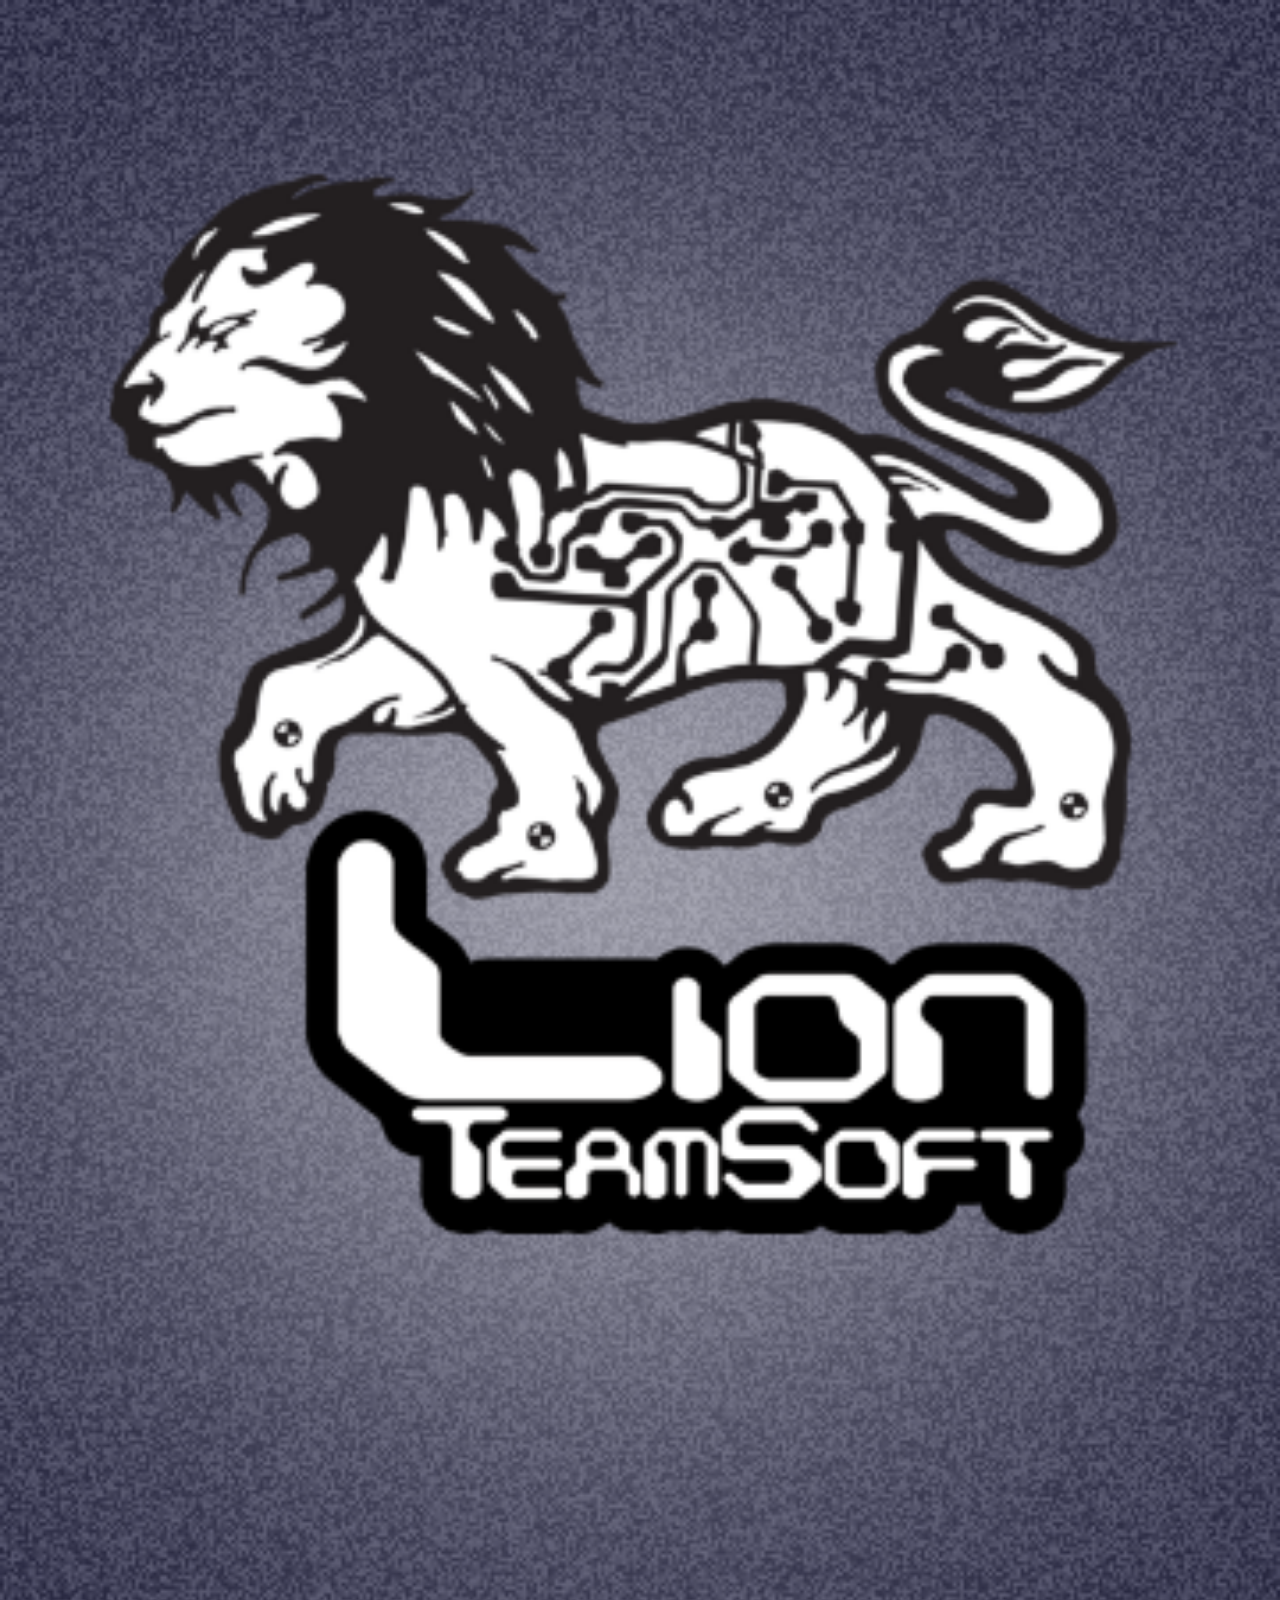
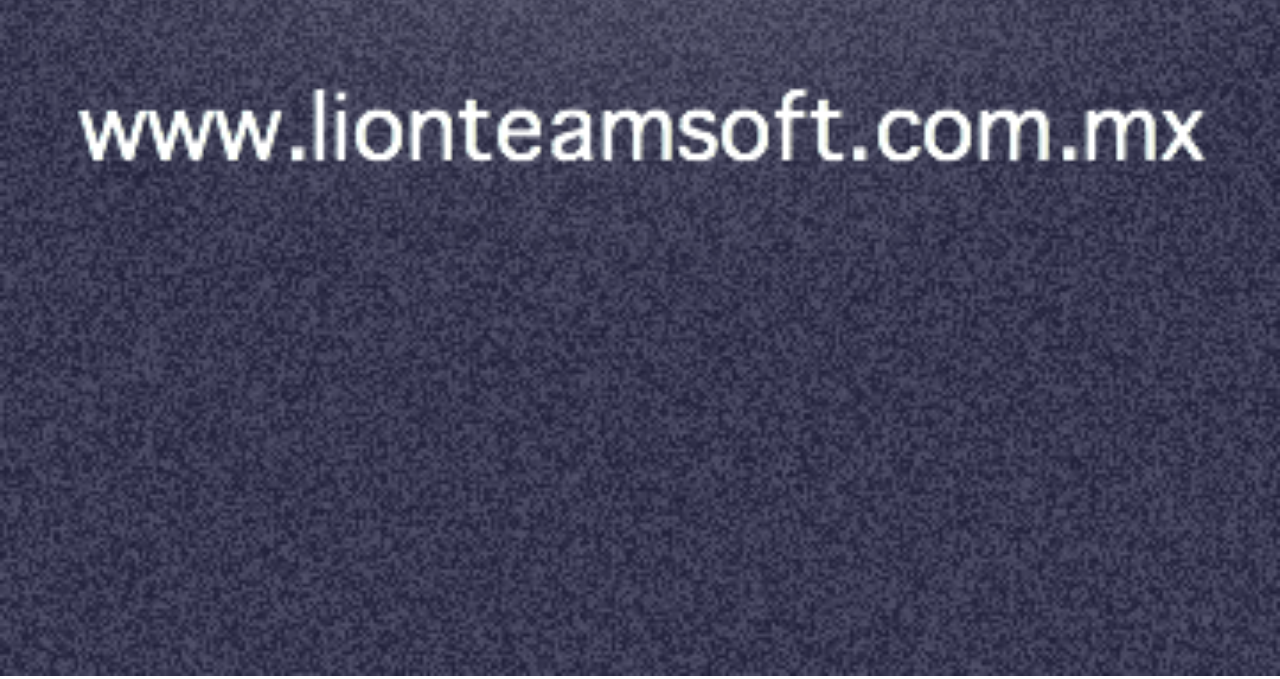
<file: index.html>
<!DOCTYPE html>
<html>
<head>
  <meta charset="utf-8" http-equiv="refresh" content="2;url=views/primary.html">
  <title>Dímelo</title>
  <link rel="stylesheet" type="text/css" media="screen" href="style.css">
  <style type="text/css">
  body {
  	overflow: hidden;
  }
  </style>
</head>

<body>
  <picture>
    <img src="images/fondo.png" width="100%">
  </picture>
</body>
</html>
</file>
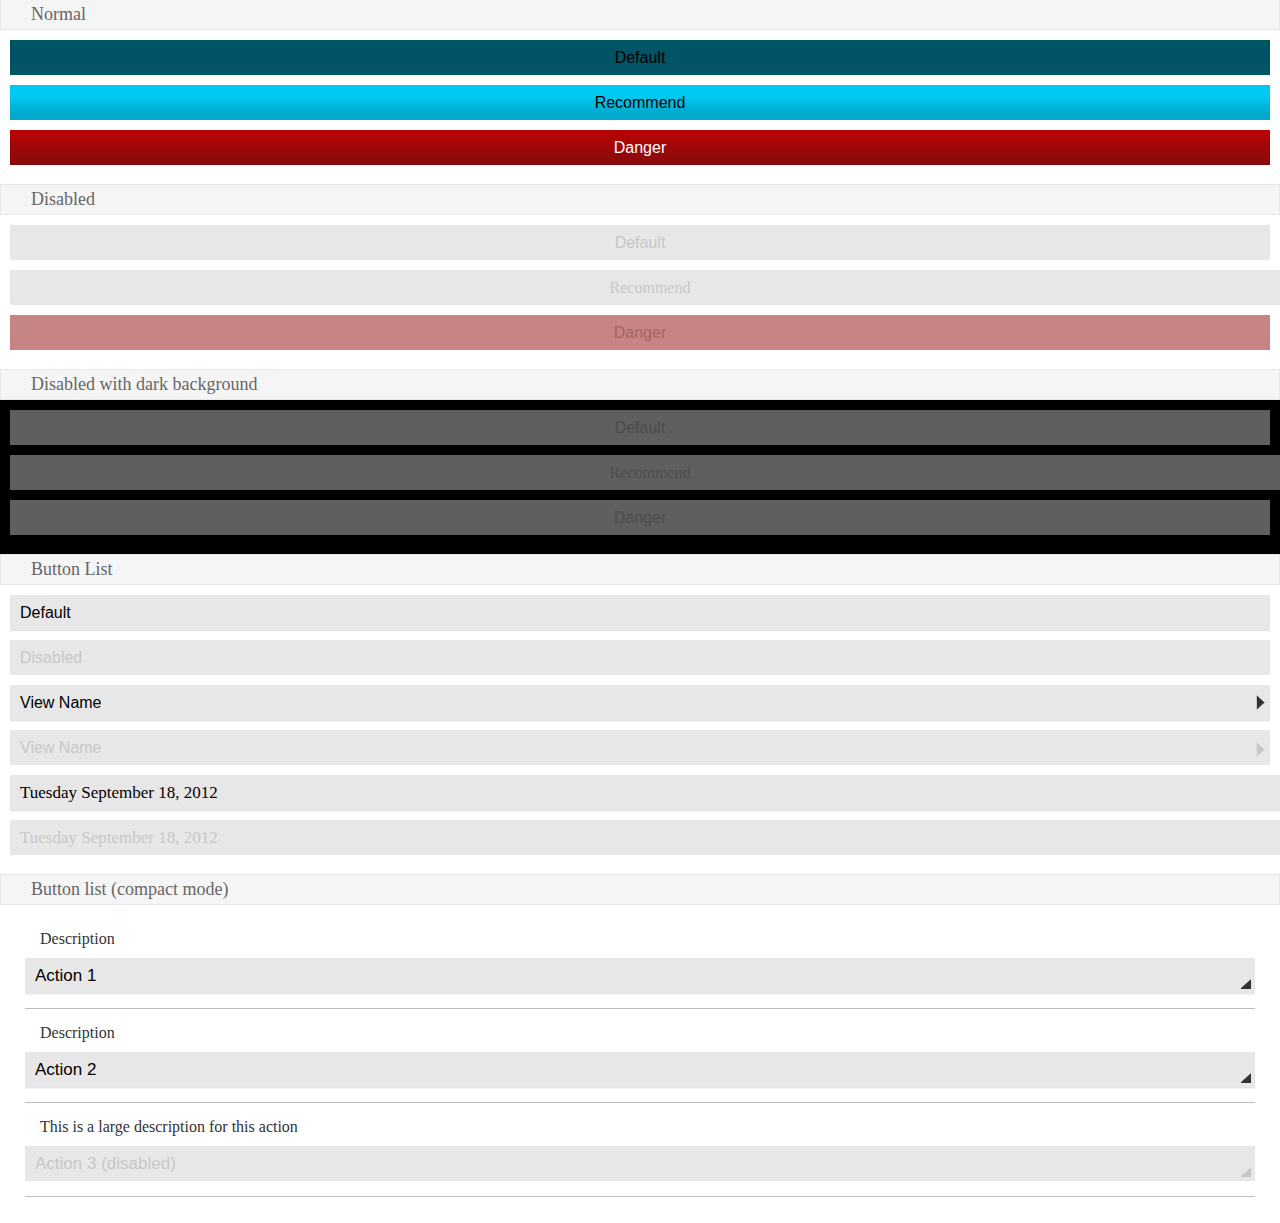
<file: style/buttons/index.html>
<!DOCTYPE html>
<html>
<head>
  <meta charset="utf-8">

  <title>Buttons</title>
  <meta name="description" content="You can use button tag or also anchor tag with role button">

  <link rel="stylesheet" href="../buttons.css">

  <!--
    - This <style> and <link> is only used for the example preview,
    - it isn't needed for the real use case.
    -->
  <style>
    html, body {
      margin: 0;
      padding: 0;
      font-size: 10px;
      background-color: #fff;
    }

    h2.bb-docs {
      font-size: 1.8rem;
      font-weight: lighter;
      color: #666;
      margin: -0.1rem 0 0;
      background-color: #f5f5f5;
      padding: 0.4rem 0.4rem 0.4rem 3rem;
      border: solid 0.1rem #e8e8e8;
    }

    div.bb-docs {
      padding: 1rem;
    }

    div.bb-docs.dark {
      background: #000;
    }

    ul {
      padding: 0;
      margin: 0;
      list-style: none;
    }

    body[role="application"] > [role="region"] {
      height: 100%;
      position: relative;
    }
  </style>
</head>
<body role="application">
  <h2 class="bb-docs">Normal</h2>
  <div class="bb-docs">
    <button>Default</button>
    <button class="recommend">Recommend</button>
    <button class="danger">Danger</button>
   </div>

  <h2 class="bb-docs">Disabled</h2>
  <div class="bb-docs">
    <button disabled>Default</button>
    <a href="#" role="button" aria-disabled="true" class="recommend">Recommend</a>
    <button disabled class="danger">Danger</button>
  </div>

  <h2 class="bb-docs">Disabled with dark background</h2>
  <div class="bb-docs dark">
    <button disabled>Default</button>
    <a href="#" role="button" aria-disabled="true" class="recommend">Recommend</a>
    <button disabled class="danger">Danger</button>
  </div>

  <h2 class="bb-docs">Button List </h2>
  <div class="bb-docs">
    <ul>
      <li>
        <button>Default</button>
      </li>
      <li>
        <button disabled="disabled">Disabled</button>
      </li>
      <li>
        <button class="icon icon-view">
          View Name
        </button>
      </li>
      <li>
        <button disabled="disabled" class="icon icon-view">
          View Name
        </button>
      </li>
      <li>
        <a role="button" class="icon icon-dialog">
          Tuesday September 18, 2012
        </a>
      </li>
      <li>
        <a role="button" aria-disabled="true" class="icon icon-dialog">
          Tuesday September 18, 2012
        </a>
      </li>
    </ul>
  </div>

  <h2 class="bb-docs">Button list (compact mode)</h2>
  <div class="bb-docs">
    <ul class="compact">
      <li>
        <label>Description</label>
        <button class="icon icon-dialog">Action 1</button>
      </li>
      <li>
        <label>Description</label>
        <button class="icon icon-dialog">Action 2</button>
      </li>
      <li>
        <label>This is a large description for this action</label>
        <button class="icon icon-dialog" disabled >Action 3 (disabled)</button>
      </li>
    </ul>
  </div>
</body>
</html>
</file>
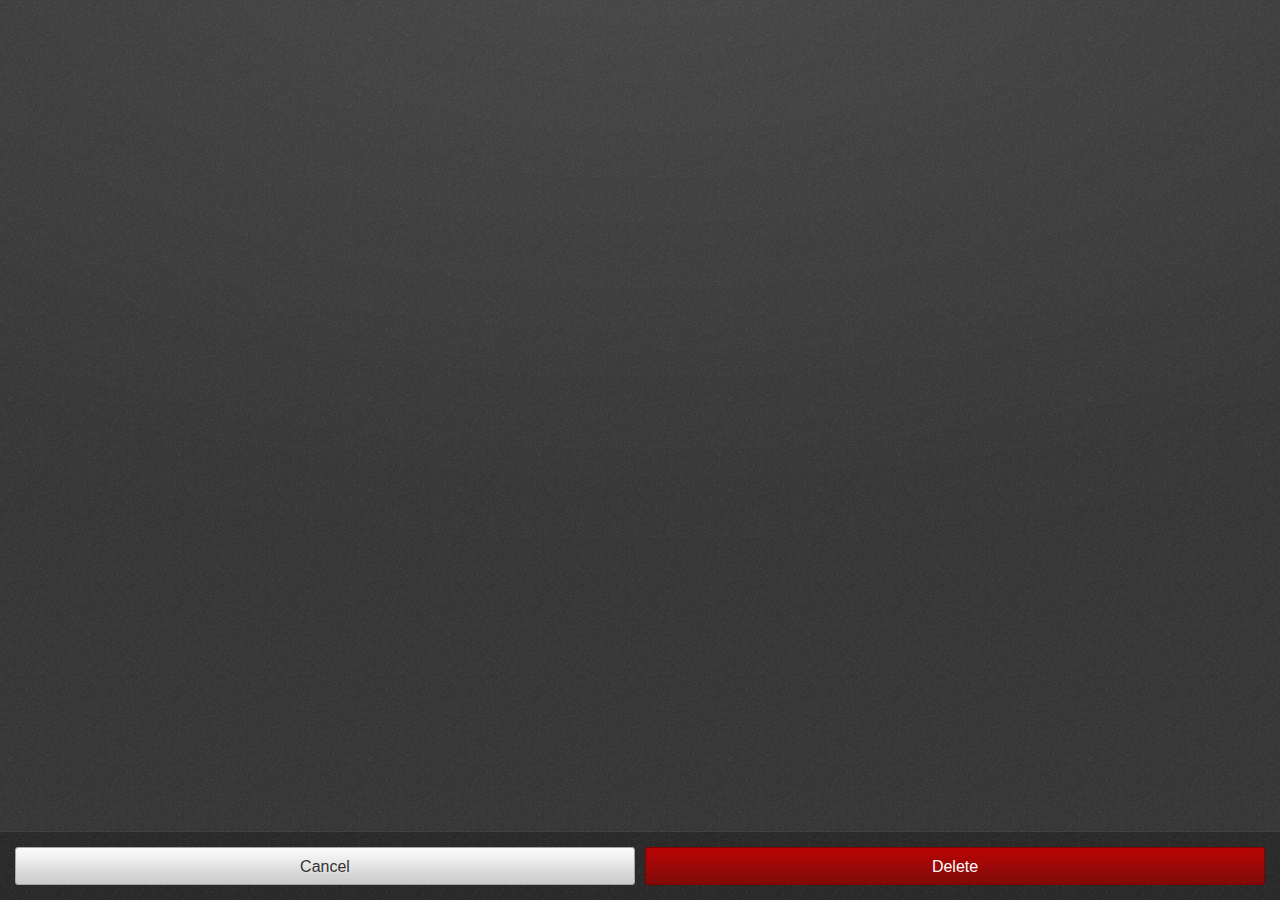
<file: style/confirm/index.html>
<!DOCTYPE html>
<html>
<head>
  <meta charset="utf-8">

  <title>Confirm</title>
  <meta name="description" content="Prompts user to take action">

  <link rel="stylesheet" href="../confirm.css">

  <!--
    - This <style> element is only used for the example code;
    - it is not required for the real use case.
    -->
  <style type="text/css">
    html, body {
      margin: 0;
      padding: 0;
      font-size: 10px;
      background-color: #fff;
    }
    body {
      background: none;
    }
  </style>
</head>

<body role="application">

  <form role="dialog" data-type="confirm">
    <section>
      <h1>Confirmation</h1>
      <p>Are you sure you want to delete this contact?</p>
    </section>
    <menu>
      <button>Cancel</button>
      <button class="danger">Delete</button>
    </menu>
  </form>

</body>
</html>
</file>
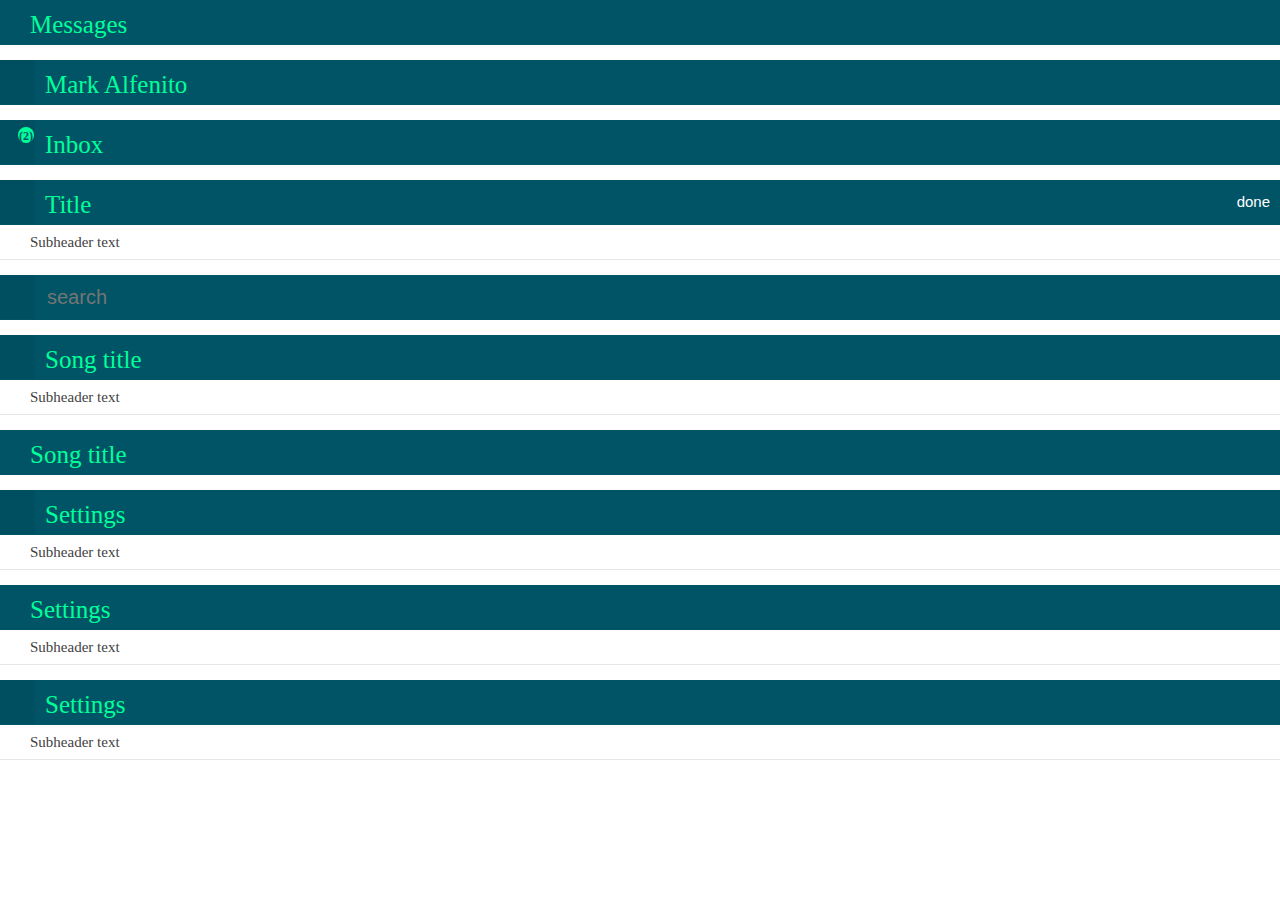
<file: style/headers/index.html>
<!DOCTYPE html>
<html>
<head>
  <meta charset="utf-8">
  <title>Headers</title>
  <meta name="description" content="Providing top-level navigation and inputs for the active view">
  <!--
    - This <style> and <link> is only used for the example preview,
    - it isn't needed for the real use case.
    -->
  <link rel="stylesheet" href="../headers.css">
  <style type="text/css">
    html, body {
      margin: 0;
      padding: 0;
      font-size: 10px;
      background-color: #fff;
    }
    body {
      background: none;
    }
    section[role="region"] {
      margin-bottom: 1.5rem;
      position: relative;
    }
  </style>
</head>
<body role="application">
  <section role="region">
    <header>
      <menu type="toolbar">
        <a href="#"><span class="icon icon-edit">edit</span></a>
        <a href="#"><span class="icon icon-add">add</span></a>
      </menu>
      <h1>Messages</h1>
    </header>
  </section>

  <section role="region">
    <header>
      <a href="#"><span class="icon icon-back">back</span></a>
      <menu type="toolbar">
        <button><span class="icon icon-edit">edit</span></button>
      </menu>
      <h1>Mark Alfenito</h1>
    </header>
  </section>

  <section role="region">
    <header>
      <button><span class="icon icon-menu">menu</span></button>
      <menu type="toolbar">
        <button><span class="icon icon-edit">edit</span></button>
        <button><span class="icon icon-add">add</span></button>
      </menu>
      <h1>Inbox <em>(2)</em></h1>
    </header>
  </section>

  <section role="region">
    <header>
      <button><span class="icon icon-close">close</span></button>
      <menu type="toolbar">
        <button>done</button>
      </menu>
      <h1>Title</h1>
    </header>
    <header>
      <h2>Subheader text</h2>
    </header>
  </section>

  <section role="region">
    <header>
      <button><span class="icon icon-back">back</span></button>
      <menu type="toolbar">
        <button><span class="icon icon-user">user</span></button>
      </menu>
      <form action="#">
        <input type="text" placeholder="search" required="required">
        <button type="reset">Remove text</button>
      </form>
    </header>
  </section>

  <section role="region" class="skin-dark">
    <header>
      <a href="#"><span class="icon icon-back">back</span></a>
      <menu type="toolbar">
        <button><span class="icon icon-edit">edit</span></button>
        <button><span class="icon icon-add">add</span></button>
      </menu>
      <h1>Song title</h1>
    </header>
    <header>
      <h2>Subheader text</h2>
    </header>
  </section>

  <section role="region" class="skin-dark">
    <header>
      <h1>Song title</h1>
    </header>
  </section>

  <section role="region" class="skin-organic">
    <header>
      <a href="#"><span class="icon icon-back">back</span></a>
      <h1>Settings</h1>
    </header>
    <header>
      <h2>Subheader text</h2>
    </header>
  </section>

  <div class="skin-organic">
    <section role="region">
      <header>
        <h1>Settings</h1>
      </header>
      <header>
        <h2>Subheader text</h2>
      </header>
    </section>

    <section role="region">
      <header>
        <a href="#"><span class="icon icon-close">close</span></a>
        <h1>Settings</h1>
      </header>
      <header>
        <h2>Subheader text</h2>
      </header>
    </section>
  </div>

</body>
</html>
</file>
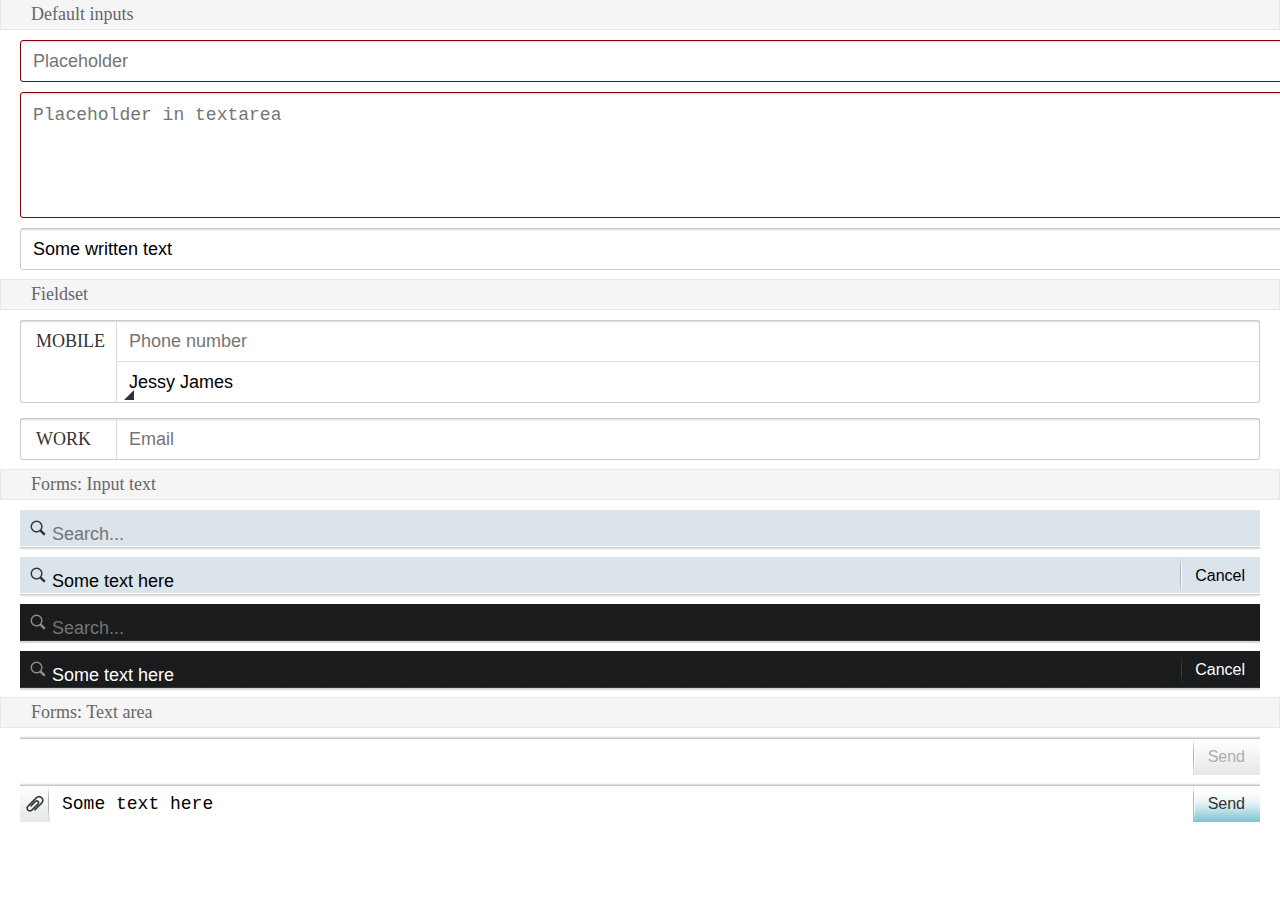
<file: style/input_areas/index.html>
<!DOCTYPE html>
<html dir="ltr">
<head>
  <meta charset="utf-8">

  <title>Input areas</title>
  <link rel="stylesheet" href="../input_areas.css">

  <!--
    This <style> and <link> is only used for the example code, is no needed for the real case use
  -->
  <style>
    html, body {
      margin: 0;
      padding: 0;
      font-size: 10px;
      background-color: #fff;
    }
    body { background: none; }
    h2.bb-docs {
      padding: 0.4rem 3rem;
      margin: -0.1rem 0 0;
      border: solid 0.1rem #e8e8e8;
      color: #666;
      font-size: 1.8rem;
      font-weight: lighter;
      background-color: #f5f5f5;
    }
    form { margin: 1rem 2rem; }

    form[role="search"] button.icon-attachment:before {
      background-image: url([data-uri]);
    }
  </style>
</head>

<body role="application">

    <h2 class="bb-docs">Default inputs</h2>
    <form>
      <p>
        <input type="text" placeholder="Placeholder" required>
        <button type="reset">Clear</button>
      </p>

      <p>
        <textarea placeholder="Placeholder in textarea" required></textarea>
      </p>

      <p>
        <input type="text" placeholder="Placeholder" value="Some written text" required>
        <button type="reset">Clear</button>
      </p>
    </form>

    <h2 class="bb-docs">Fieldset</h2>
     <form>
      <fieldset>
        <legend class="action">Mobile</legend>
        <section>
          <p>
            <input type="tel" placeholder="Phone number" required>
            <button type="reset">Clear</button>
          </p>
          <p>
            <input type="text" placeholder="Name" value="Jessy James" required>
            <button type="reset">Clear</button>
          </p>
        </section>
      </fieldset>

      <fieldset>
        <legend>Work</legend>
        <section>
          <p>
            <input type="tel" placeholder="Email" required>
            <button type="reset">Clear</button>
          </p>
        </section>
      </fieldset>
     </form>

    <h2 class="bb-docs">Forms: Input text</h2>

    <form role="search">
      <p>
        <input type="text" placeholder="Search..." required>
        <button type="reset">Clear</button>
      </p>
    </form>

    <form role="search">
      <button type="submit">Cancel</button>
      <p>
        <input type="text" placeholder="Search..." required value="Some text here">
        <button type="reset">Clear</button>
      </p>
    </form>

    <form role="search" class="skin-dark">
      <p>
        <input type="text" placeholder="Search..." required>
        <button type="reset">Clear</button>
      </p>
    </form>

    <form role="search" class="skin-dark">
      <button type="submit">Cancel</button>
      <p>
        <input type="text" placeholder="Search..." required value="Some text here">
        <button type="reset">Clear</button>
      </p>
    </form>

    <h2 class="bb-docs">Forms: Text area</h2>

    <form role="search" class="bottom">
      <!-- this button should be enabled after start typing in the input field-->
      <button type="submit" disabled>Send</button>
      <p>
        <textarea required></textarea>
      </p>
    </form>

    <form role="search" class="bottom">
      <button class="icon icon-attachment">Attachment</button>
      <button type="submit">Send</button>
      <p>
        <textarea required>Some text here</textarea>
      </p>
    </form>

</body>
</html>
</file>
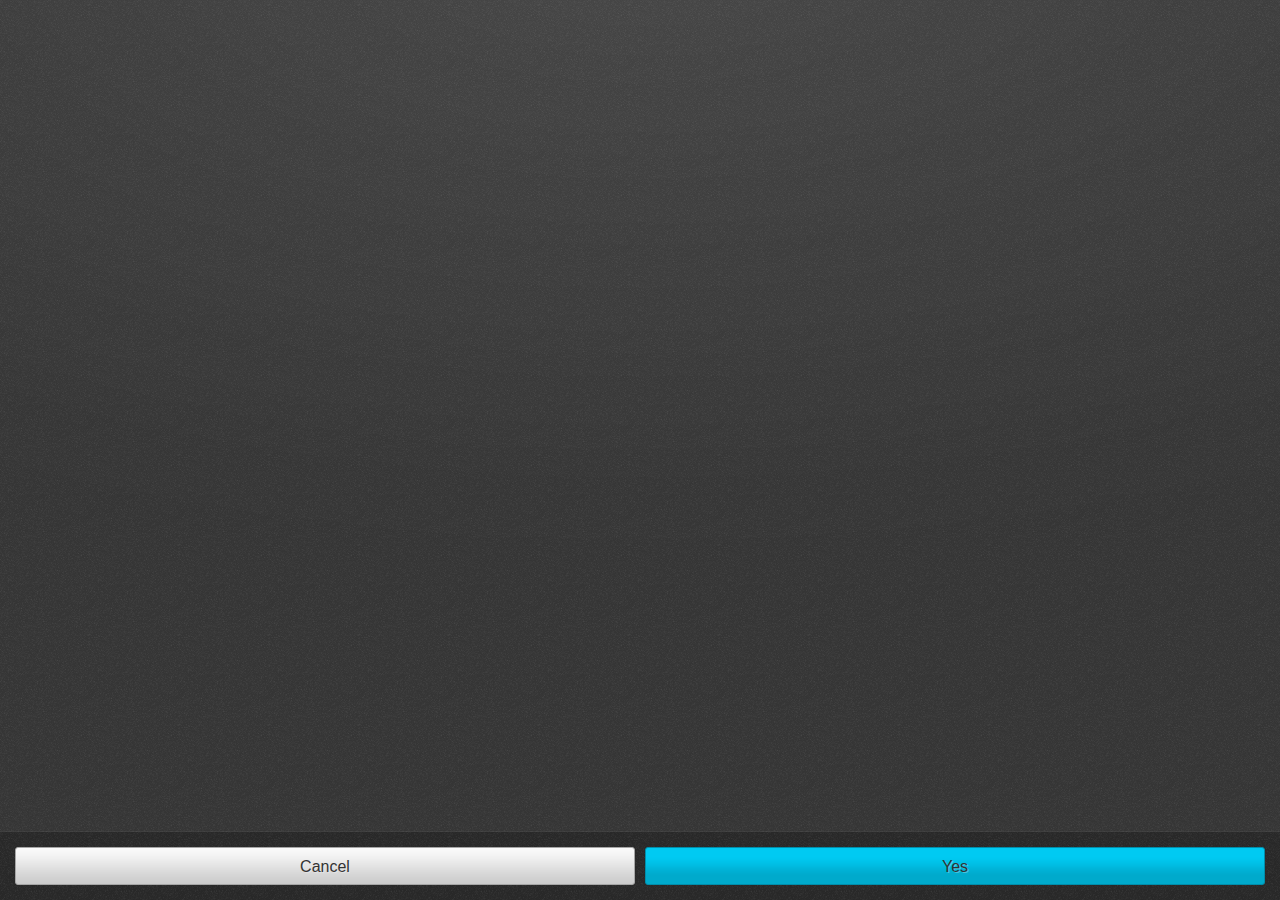
<file: style/confirm/content.html>
<!DOCTYPE html>
<html>
<head>
  <meta charset="utf-8">

  <title>Confirm, with content</title>
  <meta name="description" content="Prompts user to take action">

  <link rel="stylesheet" href="../confirm.css">

  <!--
    - This <style> element is only used for the example code;
    - it is not required for the real use case.
    -->
  <style type="text/css">
    html, body {
      margin: 0;
      padding: 0;
      font-size: 10px;
      background-color: #fff;
    }
    body {
      background: none;
    }
  </style>
</head>

<body role="application">

  <form role="dialog" data-type="confirm">
    <section>
      <h1>Confirmation</h1>
      <p>
        <img alt="Lightbox Icon" src="[data-uri]%3D%3D">
        <strong>Lightbox</strong>
        <small>Lightbox Enterprises LLC.</small>
      </p>
      <p>Do you want to download and install this application?</p>
    </section>
    <menu>
      <button>Cancel</button>
      <button class="recommend">Yes</button>
    </menu>
  </form>

</body>
</html>
</file>
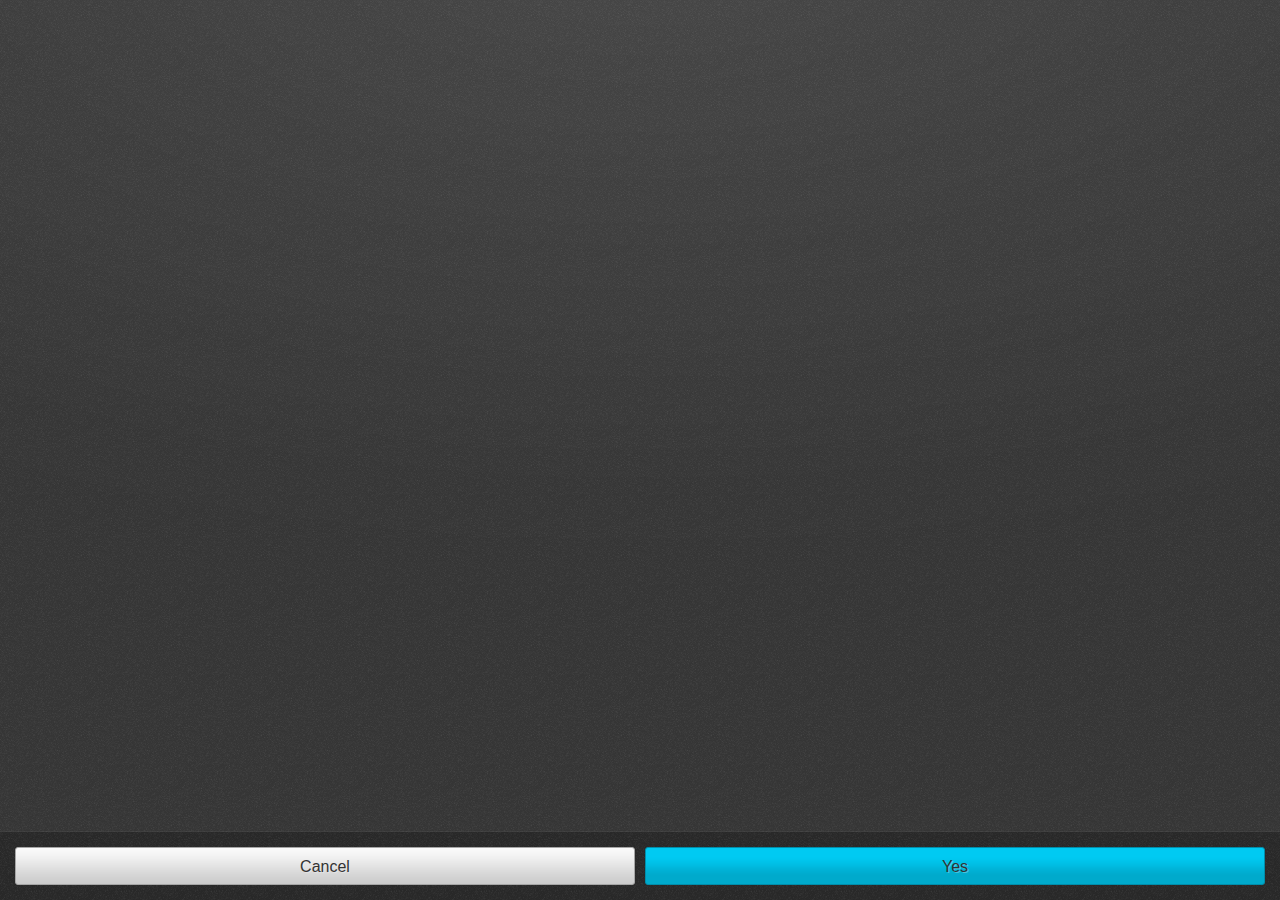
<file: style/confirm/content_details.html>
<!DOCTYPE html>
<html>
<head>
  <meta charset="utf-8">

  <title>Confirm, with content details</title>
  <meta name="description" content="Prompts user to take action">

  <link rel="stylesheet" href="../confirm.css">

  <!--
    - This <style> element is only used for the example code;
    - it is not required for the real use case.
    -->
  <style type="text/css">
    html, body {
      margin: 0;
      padding: 0;
      font-size: 10px;
      background-color: #fff;
    }
    body {
      background: none;
    }
  </style>
</head>

<body role="application">

  <form role="dialog" data-type="confirm">
    <section>
      <figure>
        <img alt="" src="[data-uri]" />
        <figcaption>Luzie Züll</figcaption>
      </figure>
      <ul>
        <li>Telefónica</li>
        <li>mobile, +34 555 439 849</li>
        <li>home, +34 104 438 881</li>
        <li>luzie@gmail.com</li>
        <li>luzie@hotmail.com</li>
        <li>
          <ul>
            <li>123 streetname is very long we try to make it go double line ok?</li>
            <li>Town</li>
            <li>ZIP code</li>
            <li>Country</li>
          </ul>
        </li>
      </ul>
    </section>
    <menu>
      <button>Cancel</button>
      <button class="recommend">Yes</button>
    </menu>
  </form>

</body>
</html>
</file>
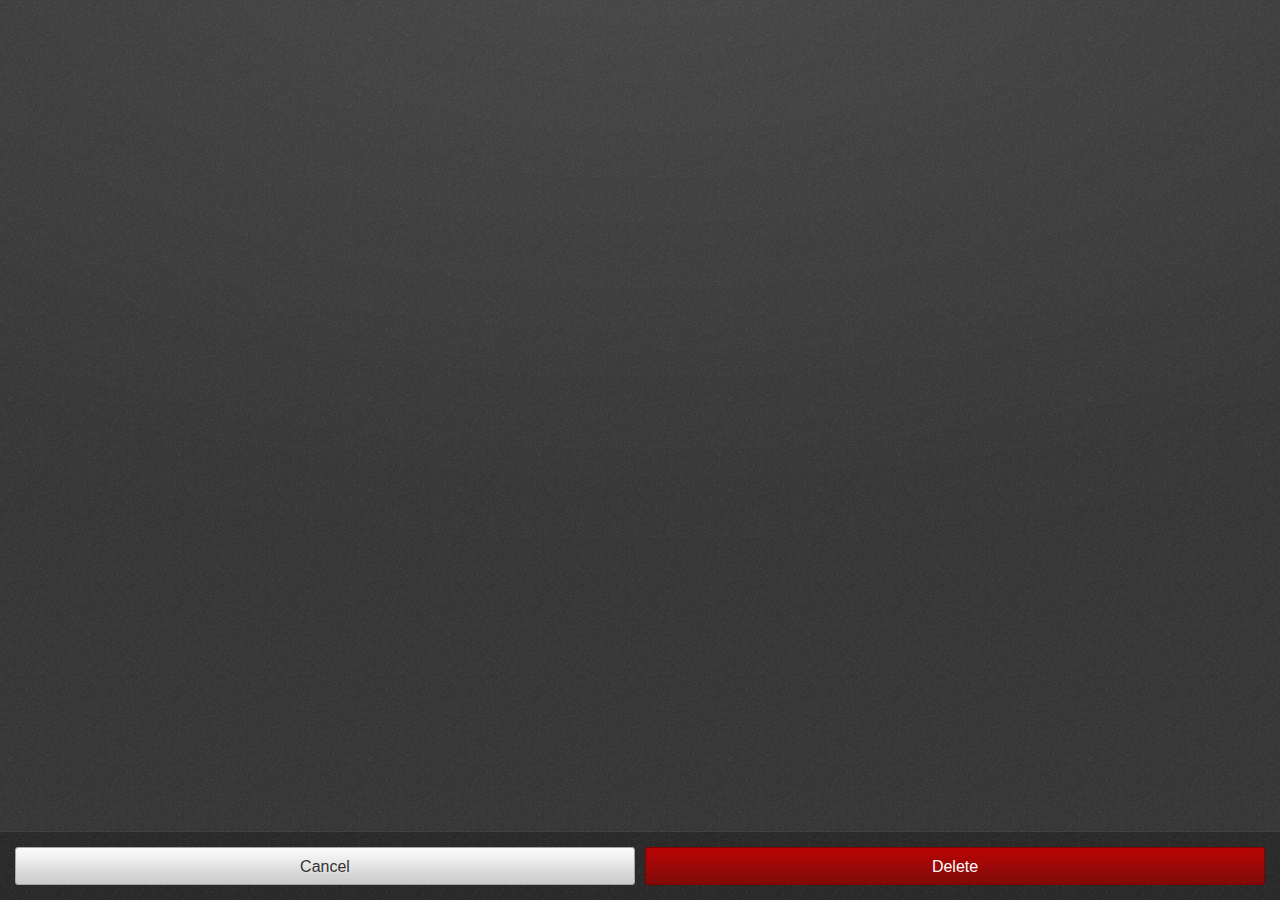
<file: style/confirm/long_content.html>
<!DOCTYPE html>
<html>
<head>
  <meta charset="utf-8">

  <title>Confirm</title>
  <meta name="description" content="Prompts user to take action">

  <link rel="stylesheet" href="../confirm.css">

  <!--
    - This <style> element is only used for the example code;
    - it is not required for the real use case.
    -->
  <style type="text/css">
    html, body {
      margin: 0;
      padding: 0;
      font-size: 10px;
      background-color: #fff;
    }
    body {
      background: none;
    }
  </style>
</head>

<body role="application">

  <form role="dialog" data-type="confirm">
    <section>
      <h1>Confirmation</h1>
      <p>Lorem Ipsum is simply dummy text of the printing and typesetting industry. Lorem Ipsum has been the industry's standard dummy text ever since the 1500s, when an unknown printer took a galley of type and scrambled it to make a type specimen book. It has survived not only five centuries, but also the leap into electronic typesetting, remaining essentially unchanged. It was popularised in the 1960s with the release of Letraset sheets containing Lorem Ipsum passages, and more recently with desktop publishing software like Aldus PageMaker including versions of Lorem Ipsum.</p>
    </section>
    <menu>
      <button>Cancel</button>
      <button class="danger">Delete</button>
    </menu>
  </form>

</body>
</html>
</file>
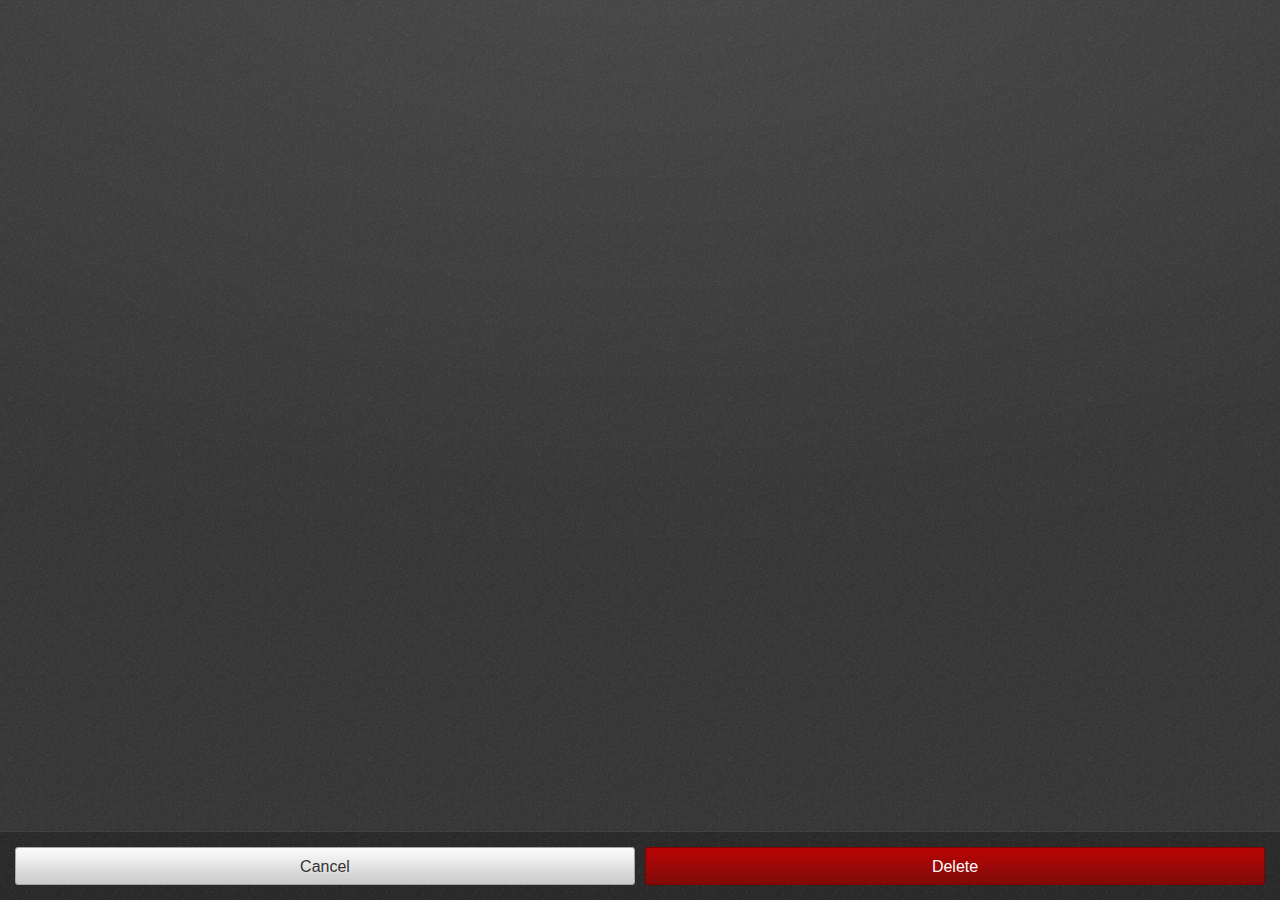
<file: style/confirm/no_title.html>
<!DOCTYPE html>
<html>
<head>
  <meta charset="utf-8">

  <title>Confirm, w/o title</title>
  <meta name="description" content="Prompts user to take action">

  <link rel="stylesheet" href="../confirm.css">

  <!--
    - This <style> element is only used for the example code;
    - it is not required for the real use case.
    -->
  <style type="text/css">
    html, body {
      margin: 0;
      padding: 0;
      font-size: 10px;
      background-color: #fff;
    }
    body {
      background: none;
    }
  </style>
</head>

<body role="application">

  <form role="dialog" data-type="confirm">
    <section>
      <p>Are you sure you want to delete this contact?</p>
    </section>
    <menu>
      <button>Cancel</button>
      <button class="danger">Delete</button>
    </menu>
  </form>

</body>
</html>
</file>
<file: style.css>
body {
	margin: 0;
	line-height: 0;
}

#abc_section, #numbers_section, #spelling_section {
	background-image: url(images/secciones.png);
}

#marketing {
	position: absolute;
	bottom: 0;
	padding: 0;
	margin: 0;	
}

#selection, #selection_2 {
	position: absolute;
	z-index: 1;
	width: 100%;
	height: 100%;
	margin-left: -5%;
	border:none;
	background: transparent;
	opacity: 0;
}

ul[class="abc_button"], ul[class="numbers_button"] {
	position: absolute;
	bottom: 1%;
	left: 7.5%;
	width: 85%;
}

#imagen, #imagen_2 {
	position: absolute;
	left: 25%;
	top: 16%;
}

#imagen_3 {
	position: absolute;
	left: 32.5%;
	top: 5%;
}

#imagen_4 {
	position: absolute;
	left: 32.5%;
	bottom: 15%;
}

#option, #option_2 {
  position: absolute;
  opacity: 0.6;
  font-weight: 400;
}

#spelling_form {
  position: absolute;
  bottom: 0;
  width: 100%;
}

@media only screen and (max-width : 322px) {
	#abc {
		position: absolute;
		z-index: 1;
		left: 10%;
		top: 53%;
	}

	#numeros {
		position: absolute;
		z-index: 1;
		left: 40%;
		top: 53%;
	}

	#deletreo {
		position: absolute;
		z-index: 1;
		left: 70%;
		top: 53%;	
	}
}

@media only screen and (min-width : 323px) {
	#abc {
		position: absolute;
		z-index: 1;
		left: 10%;
		top: 45%;
	}

	#numeros {
		position: absolute;
		z-index: 1;
		left: 40%;
		top: 45%;
	}

	#deletreo {
		position: absolute;
		z-index: 1;
		left: 70%;
		top: 45%;	
	}
}
</file>
<file: style/buttons.css>
/* ----------------------------------
 * Buttons
 * ---------------------------------- */

.button::-moz-focus-inner,
a[role="button"]::-moz-focus-inner,
button::-moz-focus-inner {
  border: none;
  outline: none;
  margin-top: -0.2rem; /* To fix line-height bug (697451) */
}

button,
a[role="button"],
.button {
  width: 100%;
  height: 3.5rem;
  margin: 0 0 1rem;
  padding: 0 1rem;
  -moz-box-sizing: border-box;
  display: inline-block;
  vertical-align: middle;
  text-overflow: ellipsis;
  white-space: nowrap;
  overflow: hidden;
  background: #005466;
  font-weight: 500;
  font-size: 1.6rem;
  line-height: 3.5rem;
  color: #000;
  text-align: center;
  text-decoration: none;
  outline: none;
  border: none;
  position: relative;
  min-width: 5rem;
}

/* Press (default & recommend) */
button:active,
a[role="button"]:active,
button.recommend:active,
a.recommend[role="button"]:active  {
  border-color: #008aaa;
  background: #008aaa;
  background-size: auto 100%;
  color: #333;
}

/* Recommend */
button.recommend,
a[role="button"].recommend {
  background-image: url(buttons/images/ui/recommend.png);
  background-color: #00caf2;
  border-color: #008eab;
}

/* Danger */
button.danger,
a.danger[role="button"],
span.danger[role="button"] {
  background-image: url(buttons/images/ui/danger.png);
  background-color: #b70404;
  color: #fff;
  text-shadow: none;
  border-color: #820000;
}

/* Danger Press */
button.danger:active,
a[role="button"].danger:active,
.button.danger:active {
  background-image: url(buttons/images/ui/danger-press.png);
  background-color: #890707;
}

/* Disabled (default & recommend) */
button[disabled],
a[role="button"][aria-disabled="true"],
.button[aria-disabled="true"],
button[disabled].recommend,
a[role="button"][aria-disabled="true"].recommend,
.button[aria-disabled="true"].recommend {
  background: #e7e7e7;
  border-color: #c7c7c7;
  color: #c7c7c7;
  text-shadow: none;
  pointer-events: none;
}

/* Danger disabled */
button[disabled].danger,
.button[aria-disabled="true"].danger,
a[role="button"][aria-disabled="true"].danger {
  background: #c68484;
  border-color: #a56464;
  color: #a56464;
  text-shadow: none;
  pointer-events: none;
}

/* Disabled with dark background */
.dark button[disabled],
.dark .button[aria-disabled="true"],
.dark a[role="button"][aria-disabled="true"] {
  background: #5f5f5f;
  color: #4d4d4d;
  border-color: #4d4d4d;
  text-shadow: none;
  pointer-events: none;
}


/* ----------------------------------
 * Buttons inside lists
 * ---------------------------------- */

li button,
li a[role="button"],
li .button {
  position: relative;
  background: #e7e7e7;
  text-align: left;
  /* For hacking box-shadows we need overflow:visible; so we lose text-overflows...*/
  white-space: normal;
  overflow: visible;
}

/* Hacking box-shadow */
li button:after,
li a[role="button"]:after,
li .button:after {
  content: "";
  position: absolute;
  top: 100%;
  left: 0;
  right: 0;
  height: 0.2rem;
  background: url( buttons/images/ui/shadow.png) repeat-x left bottom / auto 100%;
}

/* Press */
li a[role="button"]:active:after,
li .button:active:after,
li button:active:after {
  opacity: 0;
}

/* Disabled */
li button[disabled]:after,
li a[role="button"][aria-disabled="true"]:after,
li .button[aria-disabled="true"]:after {
  background: none;
}

/* Icons */
li button.icon,
li a[role="button"].icon,
li .button.icon {
  padding-right: 3rem;
}

li button.icon:before,
li a[role="button"].icon:before,
li .button.icon:before {
  content: "";
  width: 3rem;
  height: 3rem;
  position: absolute;
  top: 50%;
  right: 0;
  margin-top: -1.5rem;
  background: transparent no-repeat center center / 100% auto;
  pointer-events: none;
}

li button.icon-view:before,
li a[role="button"].icon-view:before {
  background: url(buttons/images/icons/view.png) no-repeat 1.6rem 0 / 1rem 9rem;
}

li button.icon-view:active:before,
li a[role="button"].icon-view:active:before {
  background-position: 1.6rem -3rem;
}

li button.icon-view:disabled:before,
li a[role="button"][aria-disabled="true"].icon-view:before {
  background-position: 1.6rem -6rem;
}

li button.icon-dialog,
li a[role="button"].icon-dialog,
li .button.icon-dialog {
  font-size: 1.7rem;
}

li button.icon-dialog:before,
li a[role="button"].icon-dialog:before,
li .button.icon-dialog:before {
  background: url(buttons/images/icons/dialog.png) no-repeat 1.6rem 0 / 1rem 9rem;
  top: 100%;
  margin-top: -2.4rem;
}

li button.icon-dialog:active:before,
li a[role="button"].icon-dialog:active:before,
li .button.icon-dialog:active:before {
  background-position: 1.6rem -3rem;
}

li button.icon-dialog:disabled:before,
li a[role="button"][aria-disabled="true"].icon-dialog:before,
li .button[aria-disabled="true"].icon-dialog:before {
  background-position: 1.6rem -6rem;
}


/* ----------------------------------
 * Buttons inside lists, compact mode
 * ---------------------------------- */

ul.compact,
ol.compact {
  padding: 0 1.5rem 1.5rem 1.5rem;
}

ul.compact li,
ol.compact li {
  padding: 1.5rem 0 0.5rem 0;
  border-bottom: solid #bdbdbd 0.1rem;
  display: block;
  overflow: hidden;
}

ul.compact li label,
ol.compact li label {
  padding: 0 1.5rem 1rem 1.5rem;
  color: #333;
  font-weight: normal;
  font-size: 1.6rem;
  line-height: 1.8rem;
  display: block;
  text-overflow: ellipsis;
  white-space: nowrap;
  overflow: hidden;
}

/* Inputs inside of .button */
.button input,
body[role="application"] .button input {
  border: 0;
  background: none;
}

/* Hides dropdown arrow until bug #649849 is fixed */
.button.icon select {
   width: 130%;
}
</file>
<file: style/confirm.css>
/* ----------------------------------
 * Confirm
 * ---------------------------------- */

/* Main dialog setup */
form[role="dialog"][data-type="confirm"] {
  background:
    url(confirm/images/ui/pattern.png) repeat left top,
    url(confirm/images/ui/gradient.png) no-repeat left top / 100% 100%;
  overflow: hidden;
  position: absolute;
  z-index: 100;
  top: 0;
  left: 0;
  right: 0;
  bottom: 0;
  padding-bottom: 7rem;
  font-size: 0;
  /* Using font-size: 0; we avoid the unwanted visual space (about 3px)
  created by white-spaces and break lines in the code betewen inline-block elements */
  color: #fff;
  text-align: left;
}

form[role="dialog"][data-type="confirm"]:before {
  content: "";
  display: inline-block;
  vertical-align: middle;
  width: 0.1rem;
  height: 100%;
  margin-left: -0.1rem;
}

form[role="dialog"][data-type="confirm"] > section {
  font-weight: lighter;
  font-size: 2.2rem;
  color: #FAFAFA;
  padding: 0 1.5rem;
  -moz-box-sizing: padding-box;
  width: 100%;
  display: inline-block;
  overflow-y: scroll;
  max-height: 100%;
  vertical-align: middle;
  white-space: normal;
}

form[role="dialog"][data-type="confirm"] h1 {
  font-weight: normal;
  font-size: 1.6rem;
  line-height: 1.5em;
  color: #fff;
  margin: 0;
  padding: 0 1.5rem;
}

/* Menu & buttons setup */
form[role="dialog"][data-type="confirm"] menu {
  white-space: nowrap;
  margin: 0;
  padding: 1.5rem;
  border-top: solid 0.1rem rgba(255, 255, 255, 0.1);
  background: #2d2d2d url(confirm/images/ui/pattern.png) repeat left top;
  display: block;
  overflow: hidden;
  position: absolute;
  left: 0;
  right: 0;
  bottom: 0;
}

form[role="dialog"][data-type="confirm"] menu button::-moz-focus-inner {
  border: none;
  outline: none;
  margin-top: -0.2rem; /* To fix line-height bug (697451) */
}

form[role="dialog"][data-type="confirm"] menu button {
  width: 100%;
  height: 3.8rem;
  margin: 0 0 1rem;
  padding: 0 1.5rem;
  -moz-box-sizing: border-box;
  display: inline-block;
  vertical-align: middle;
  text-overflow: ellipsis;
  white-space: nowrap;
  overflow: hidden;
  background: #fafafa url(buttons/images/ui/default.png) repeat-x left bottom/ auto 100%;
  border: 0.1rem solid #a6a6a6;
  border-radius: 0.3rem;
  font-weight: 500;
  font-size: 1.6rem;
  line-height: 3.8rem;
  color: #333;
  text-align: center;
  text-shadow: 0.1rem 0.1rem 0 rgba(255,255,255,0.3);
  text-decoration: none;
  outline: none;
}

/* Press (default & recommend) */
form[role="dialog"][data-type="confirm"] menu button:active,
form[role="dialog"][data-type="confirm"] menu button.recommend:active,
a.recommend[role="button"]:active  {
  border-color: #008aaa;
  color: #333;
}

/* Recommend */
form[role="dialog"][data-type="confirm"] menu button.recommend {
  background-image: url(buttons/images/ui/recommend.png);
  background-color: #00caf2;
  border-color: #008eab;
}

/* Danger */
form[role="dialog"][data-type="confirm"] menu button.danger,
a.danger[role="button"] {
  background-image: url(buttons/images/ui/danger.png);
  background-color: #b70404;
  color: #fff;
  text-shadow: none;
  border-color: #820000;
}

/* Danger Press */
form[role="dialog"][data-type="confirm"] menu button.danger:active {
  background-image: url(buttons/images/ui/danger-press.png);
  background-color: #890707;
}

/* Disabled */
form[role="dialog"][data-type="confirm"] > menu > button[disabled] {
  background: #5f5f5f;
  color: #4d4d4d;
  text-shadow: none;
  border-color: #4d4d4d;
  pointer-events: none;
}


form[role="dialog"][data-type="confirm"] menu button:last-child {
  margin-left: 1rem;
}

form[role="dialog"][data-type="confirm"] menu button,
form[role="dialog"][data-type="confirm"] menu button:first-child {
  margin: 0;
}

form[role="dialog"][data-type="confirm"] menu button {
  width: calc((100% - 1rem) / 2);
}

form[role="dialog"][data-type="confirm"] menu button.full {
  width: 100%;
}

/* Specific component code */
form[role="dialog"][data-type="confirm"] p {
  word-wrap: break-word;
  margin: 1rem 0 0;
  padding: 1rem 1.5rem;
  border-top: 0.1rem solid #686868;
  line-height: 3rem;
}

form[role="dialog"][data-type="confirm"] p img {
  float: left;
  margin-right: 2rem;
}

form[role="dialog"][data-type="confirm"] p strong {
  font-weight: lighter;
}

form[role="dialog"][data-type="confirm"] p small {
  font-size: 1.4rem;
  font-weight: normal;
  color: #cbcbcb;
  display: block;
}

form[role="dialog"][data-type="confirm"] dl {
  border-top: 0.1rem solid #686868;
  margin: 1rem 0 0;
  overflow: hidden;
  padding-top: 1rem;
  font-size: 1.6rem;
  line-height: 2.2rem;
}

form[role="dialog"][data-type="confirm"] dl > dt {
  clear: both;
  float: left;
  width: 7rem;
  padding-left: 1.5rem;
  font-weight: 500;
  text-align: left;
}

form[role="dialog"][data-type="confirm"] dl > dd {
  padding-right: 1.5rem;
  font-weight: 300;
  text-overflow: ellipsis;
  vertical-align: top;
  overflow: hidden;
}

form[role="dialog"][data-type="confirm"] figure {
  margin: 1.5rem;
  display: flex;
  align-items: center;
}

form[role="dialog"][data-type="confirm"] figure img {
  padding-right: 1.5rem;
  flex-shrink: 0;
}

form[role="dialog"][data-type="confirm"] figure figcaption {
  font-size: 2.1rem;
  font-weight: 300;
}

form[role="dialog"][data-type="confirm"] ul {
  margin: 0;
  padding: 2rem 1.5rem;
  border-top: 0.1rem solid #686868;
  list-style: none;
  font-size: 1.6rem;
  font-weight: normal;
}

form[role="dialog"][data-type="confirm"] ul li {
  word-wrap: break-word;
  line-height: 2rem;
  padding-bottom: 1.5rem;
}

form[role="dialog"][data-type="confirm"] ul li:last-child {
  padding-bottom: 0;
}

form[role="dialog"][data-type="confirm"] ul li ul {
  border: none;
  margin: 0;
  padding: 0;
}
</file>
<file: style/headers.css>
/* ----------------------------------
 * HEADERS: default
 * ---------------------------------- */
section[role="region"] > header:first-child {
  position: relative;
  z-index: 10;
  padding: 0;
  height: 4.5rem;
  color: #fff;
  background: #005466;
  border: none;
}

section[role="region"] > header:first-child h1 {
  font-size: 2.5rem;
  line-height: 4.9rem;
  text-align: left;
  color: #00ff99;
  white-space: nowrap;
  text-overflow: ellipsis;
  display: block;
  overflow: hidden;
  margin: 0;
  padding: 0 1rem 0 3rem;
  height: 100%;
  font-weight: normal;
}

section[role="region"] > header:first-child h1 em {
  border-radius: 0.8rem;
  width: 1.6rem;
  height: 1.6rem;
  line-height: 1.8rem;
  font-weight: bold;
  font-size: 1.2rem;
  font-style: normal;
  background: #00ff99;
  color: #005466;
  display: inline-block;
  text-align: center;
  position: absolute;
  top: 0.7rem;
  left: 1.8rem;
}

section[role="region"] > header:first-child form {
  display: block;
  margin: 0 1rem 0 3.5rem;
  overflow: hidden;
  position: relative;
}

section[role="region"] > header:first-child input[type="text"] {
  border: none;
  background: transparent;
  color: #fff;
  font-size: 2rem;
  height: 4.5rem;
  line-height: 4.5rem;
  width: 100%;
  padding: 0 1.2rem;
  -moz-box-sizing: border-box;
  width: 100%;
  box-shadow: none;
  border-radius: 0;
}

section[role="region"] > header:first-child form button[type="reset"] {
  font-size: 0;
  overflow: hidden;
  position: absolute;
  right: 1rem;
  top: 1rem;
  bottom: 0;
  width: 3rem;
  height: auto;
  margin: 0;
  display: none;
  border: none;
  background: url(headers/images/icons/clear.png) no-repeat center center / 1.7rem auto;
}

section[role="region"] > header:first-child input[type="text"]:valid + button[type="reset"] {
  display: block;
}

section[role="region"] > header:first-child input[type="text"]::-moz-placeholder {
  opacity: 0.35;
}

/* Generic set of actions in toolbar */
section[role="region"] > header:first-child menu[type="toolbar"] {
  height: 100%;
  float: right;
}

section[role="region"] > header:first-child menu[type="toolbar"] a,
section[role="region"] > header:first-child menu[type="toolbar"] button {
  -moz-box-sizing: border-box;
  position: relative;
  float: left;
  width: auto;
  min-width: 5rem;
  height: 4.4rem;
  margin-bottom: 0;
  padding: 0 1rem;
  border-radius: 0;
  line-height: 4.4rem;
  background: none;
  text-align: center;
  text-shadow: none;
  z-index: 5;
}

section[role="region"] > header:first-child menu[type="toolbar"] {
  padding: 0;
  margin: 0;
}

section[role="region"] > header:first-child a,
section[role="region"] > header:first-child button {
  border: none;
  padding: 0;
  overflow: hidden;
  font-weight: 400;
  font-size: 1.5rem;
  line-height: 1.1em;
  color: #fff;
  border-radius: 0;
  text-decoration: none;
}

/* Pressed state */
section[role="region"] > header:first-child a::-moz-focus-inner,
section[role="region"] > header:first-child button::-moz-focus-inner,
section[role="region"] > header:first-child a:active,
section[role="region"] > header:first-child button:active,
section[role="region"] > header:first-child a:focus,
section[role="region"] > header:first-child button:focus {
  outline: none !important;
  border: none !important;
}

section[role="region"] > header:first-child > a:active:after,
section[role="region"] > header:first-child > button:active:after,
section[role="region"] > header:first-child menu[type="toolbar"] a:active,
section[role="region"] > header:first-child menu[type="toolbar"] button:active  {
  background: rgba(0,0,0,0.3) !important;
}

/* Disabled state */
section[role="region"] > header:first-child menu[type="toolbar"] a[aria-disabled="true"],
section[role="region"] > header:first-child menu[type="toolbar"] button[disabled]  {
  opacity: 0.5;
  pointer-events: none
}

/* Icon definitions */
section[role="region"] > header:first-child .icon {
  height: 4.4rem;
  font-size: 0;
  display: block;
}

section[role="region"] > header:first-child .icon:before {
  left: 1rem;
  top: 0.7rem;
}

section[role="region"] > header:first-child > button.icon:before,
section[role="region"] > header:first-child > a.icon:before {
  color: rgba(255,255,255,0.5);
  left: 0;
}

/* Navigation links (back, cancel, etc) */
section[role="region"] > header:first-child > button,
section[role="region"] > header:first-child > a {
  position: relative;
  width: 5rem;
  height: 4.4rem;
  background: none;
  float: left;
  overflow: visible;
  margin: 0 -3.5rem 0 0;
}

section[role="region"] > header:first-child > button:after,
section[role="region"] > header:first-child > a:after {
  content: "";
  position: absolute;
  left: 0;
  top: 0;
  z-index: -1;
  width: 3.5rem;
  height: 100%;
  background: rgba(0,0,0,0.05);
}

/* ----------------------------------
 * HEADERS: subheader
 * ---------------------------------- */

section[role="region"] > header {
  z-index: 0;
  height: auto;
}

section[role="region"] > header:after {
  display: none;
}

section[role="region"] header h2 {
  margin: 0;
  padding: 0.8rem 3rem;
  color: #424242;
  font-weight: 400;
  font-size: 1.5rem;
  line-height: 1.8rem;
  border-bottom: solid 0.1rem #e6e6e6;
}

/* ----------------------------------
 * Theme: A
 * ---------------------------------- */

.theme-A section[role="region"] > header:first-child {
  background: #009966;
}

.theme-A section[role="region"] > header:first-child h1 {
  color: #fff;
}

.theme-A section[role="region"] > header:first-child h1 em {
  color: #009966;
  background: #fff;
}

/*.theme-A section[role="region"] > header:first-child menu[type="toolbar"] a, 
.theme-A section[role="region"] > header:first-child menu[type="toolbar"] button {
  color: #80cc33;
}*/

/* ----------------------------------
 * Theme: B
 * ---------------------------------- */

.theme-B section[role="region"] > header:first-child {
  background: #ff6633;
}

.theme-B section[role="region"] > header:first-child h1 {
  color: #fff;
}

.theme-B section[role="region"] > header:first-child h1 em {
  color: #ff6633;
  background: #fff;
}

/*.theme-B section[role="region"] > header:first-child menu[type="toolbar"] a, 
.theme-B section[role="region"] > header:first-child menu[type="toolbar"] button {
  color: #ffb319;
}*/

/* ----------------------------------
 * Theme: C
 * ---------------------------------- */

.theme-C section[role="region"] > header:first-child {
  background: #00c5d9;
}

.theme-C section[role="region"] > header:first-child h1 {
  color: #fff;
}

.theme-C section[role="region"] > header:first-child h1 em {
  color: #00c5d9;
  background: #fff;
}

/*.theme-C section[role="region"] > header:first-child menu[type="toolbar"] a, 
.theme-C section[role="region"] > header:first-child menu[type="toolbar"] button {
  color: #fff;
}*/

/* ----------------------------------
 * HEADERS: right-to-left tweaks
 * ---------------------------------- */

/*html[dir="rtl"] section[role="region"] > header:first-child h1 {
  text-align: right;
  margin: 0 3rem 0 0;
}

html[dir="rtl"] section[role="region"] > header:first-child button,
html[dir="rtl"] section[role="region"] > header:first-child a {
  left: inherit;
  right: 0;
}

html[dir="rtl"] section[role="region"] > header:first-child > button .icon,
html[dir="rtl"] section[role="region"] > header:first-child > a .icon {
  margin-left: 0;
  margin-right: -2rem;
}

html[dir="rtl"] section[role="region"] > header:first-child > button .icon:after,
html[dir="rtl"] section[role="region"] > header:first-child > a .icon:after {
  left: inherit;
  right: 0;
}

html[dir="rtl"] section[role="region"] > header:first-child .icon.icon-back {
  background-image: url(headers/images/icons/back-rtl.png);
}*/
</file>
<file: style/input_areas.css>
/* ----------------------------------
* Input areas
* ---------------------------------- */
input[type="text"],
input[type="password"],
input[type="email"],
input[type="tel"],
input[type="search"],
input[type="url"],
input[type="number"],
textarea {
  -moz-box-sizing: border-box;
  display: block;
  overflow: hidden;
  width: 100%;
  height: 4rem;
  resize: none;
  padding: 0 1.2rem;
  font-size: 1.8rem;
  line-height: 4rem;
  border: 0.1rem solid #ccc;
  border-radius: 0.3rem;
  box-shadow: none; /* override the box-shadow from the system (performance issue) */
  background: #fff url(input_areas/images/ui/shadow.png) repeat-x;
}

textarea {
  height: 10rem;
  max-height: 10rem;
  line-height: 2rem;
  margin: 0;
}

/* fix for required inputs with wrong or empty value e.g. [type=email] */
input:invalid,
textarea:invalid {
  border: 0.1rem solid #820000;
  color: #b90000;
}

input::-moz-placeholder,
textarea::-moz-placeholder {
  color: #858585;
  opacity: 1;
}

input:-moz-placeholder,
textarea:-moz-placeholder {
  color: #858585;
  opacity: 1;
}

form p {
  position: relative;
  margin: 0;
}

form p + p {
  margin-top: 1rem;
}

form p input + button[type="reset"],
form p textarea + button[type="reset"] {
  position: absolute;
  top: 50%;
  right: 0;
  width: 3rem;
  height: 4rem;
  padding: 0;
  border: none;
  font-size: 0;
  opacity: 0;
  pointer-events: none;
  background: transparent url(input_areas/images/icons/clear.png) no-repeat 50% 50% / 1.7rem auto;
}

form.skin-dark p input + button[type="reset"],
form.skin-dark p textarea + button[type="reset"] {
  background-image: url(input_areas/images/icons/clear-dark.png);
}

/* To avoid colission with BB butons */
li input + button[type="reset"]:after,
li textarea + button[type="reset"]:after {
  background: none;
}

form p input + button[type="reset"],
form p textarea + button[type="reset"] {
  top: 0;
  margin: 0;
}

textarea {
  padding: 1.2rem;
}

form p input:focus {
  padding-right: 3rem;
}

form p input:focus + button[type="reset"],
form p textarea:focus + button[type="reset"] {
  opacity: 1;
  pointer-events: all;
}

/* Fieldset */
fieldset {
  position: relative;
  overflow: hidden;
  margin: 0;
  padding: 0;
  border-radius: 0.3rem;
  border: 0.1rem solid rgba(0,0,0,.2);
  font-size: 1.8rem;
  line-height: 1em;
  background: #fff url(input_areas/images/ui/shadow.png) repeat-x left top;
}

fieldset  + fieldset {
  margin-top: 1.5rem;
}

fieldset legend {
  -moz-box-sizing: border-box;
  position: absolute;
  width: 9.5rem;
  height: 100%;
  padding: 0 0.5rem 0 1.5rem;
  white-space: nowrap;
  text-overflow: ellipsis;
  overflow: hidden;
  color: #333;
  line-height: 4rem;
  text-transform: uppercase;
}

fieldset legend.action {
  background: url(input_areas/images/icons/arrow.png) no-repeat 100% 100% / 1.2rem;
}

fieldset legend:active {
  background-color: #008caa;
  text-shadow: 0.1rem 0.1rem 0 rgba(255,255,255,.3);
}

fieldset section input[type="text"],
fieldset section input[type="password"],
fieldset section input[type="email"],
fieldset section input[type="tel"],
fieldset section input[type="search"],
fieldset section input[type="number"],
fieldset section textarea {
  height: 4rem;
  border: none;
  border-radius: 0;
  background: none;
}

fieldset section {
  display: block;
  border-left: 0.1rem solid #ddd;
  border-radius: 0 0.3rem 0.3rem 0;
  overflow: hidden;
  margin-left: 9.5rem;
}

fieldset section p {
  margin: 0;
  border-bottom: 0.1rem solid #ddd;
}

fieldset section p:last-child {
  border-bottom: none;
}

/* Tidy (search/submit) */
form[role="search"] {
  position: relative;
  height: 3.7rem;
  background: #dbe3eb;
}

form[role="search"].skin-dark {
  background: url(input_areas/images/ui/background-dark.png) repeat;
  background-size: 2rem;
}

form[role="search"].bottom {
  background: #fff;
}

form[role="search"]:before {
  content: "";
  position: absolute;
  top: 1rem;
  left: 1rem;
  height: 1.6rem;
  width: 1.6rem;
  background: url(input_areas/images/icons/search.png) no-repeat;
  background-size: 1.6rem;
}

form[role="search"].bottom:before {
  display: none;
}

form[role="search"].skin-dark:before {
  background-image: url(input_areas/images/icons/search-dark.png);
}

form[role="search"]:after {
  content: "";
  position: absolute;
  top: 3.6rem;
  right: 0;
  left: 0;
  height: 0.4rem;
  background: url(input_areas/images/ui/shadow-search.png) repeat-x left top;
  border-top: 0.1rem solid #fff;
}

form[role="search"].bottom:after {
  content: "";
  position: absolute;
  top: -0.4rem;
  background: url(input_areas/images/ui/shadow-invert.png) repeat-x 0 100%;
  border-color: transparent;
}
form[role="search"].skin-dark:after {
  border-color: #2b3538;
}

section[role="region"] > header:first-child + form[role="search"]:after{
  background: none;
}

form[role="search"] p {
  padding: 0.4rem 1.2rem 0 3.2rem;
  overflow: hidden;
}

form[role="search"].bottom p {
  padding: 0.4rem 1.2rem 0 1.2rem;
}

form[role="search"] p input,
form[role="search"] p textarea {
  height: 3rem;
  border: none;
  background: none;
  font-size: 1.8rem;
  padding: 0.5rem 0;
}

form[role="search"] p input:focus {
  padding: 0 2rem 0 0;
}

form[role="search"] p input:invalid, 
form[role="search"] p textarea:invalid {
  border: none;
}

form[role="search"].skin-dark p input,
form[role="search"].skin-dark p textarea {
  color: #fff;
}

form[role="search"] button.icon {
  float: left;
  height: 3.7rem;
  width: 3rem;
  border: none;
  font-size: 0;
  background: url(input_areas/images/ui/separator.png) no-repeat 100% 50%,
              url(input_areas/images/ui/background.png) repeat-x 0 100%;
  background-size: auto 100%;
  border-radius: 0;
  margin: 0;
  padding: 0;
  margin: 0;
  position: relative;
}

form[role="search"] button.icon:before {
  content: "";
  position: absolute;
  width: 3rem;
  height: 3.7rem;
  background: transparent center no-repeat;
  top: 0;
  left: 0;
}

form[role="search"] p button[type="reset"] {
  right: 0;
}

form[role="search"] button[type="submit"] {
  float: right;
  min-width: 6rem;
  height: 3.7rem;
  padding: 0 1.5rem;
  border: none;
  color: #000;
  font-weight: 500;
  font-size: 1.6rem;
  line-height: 3.7rem;
  background: url(input_areas/images/ui/separator.png) no-repeat 0 50%;
  background-size: auto 100%;
  border-radius: 0;
  width: auto;
  border-radius: 0;
  margin: 0;
}

form[role="search"].bottom button[type="submit"] {
  color: #333;
  background: url(input_areas/images/ui/separator.png) no-repeat 0 50%,
              url(input_areas/images/ui/active.png) repeat-x 0 100%;
}

form[role="search"].skin-dark button[type="submit"] {
  color: #fff;
  background-image: url(input_areas/images/ui/separator-dark.png);
}

form[role="search"] button[type="submit"] + p > textarea {
  height: 3rem;
  line-height: 2rem;
  font-size: 1.8rem;
}

form[role="search"] button[type="submit"] + p button {
  height: 3.7rem;
}

form[role="search"].full button[type="submit"] {
  display: none;
}

form[role="search"] button.icon:active,
form[role="search"] button[type="submit"]:active {
  background: #008caa;
  text-shadow: 0.1rem 0.1rem 0 rgba(255,255,255,.3);
}

form[role="search"] button[type="submit"][disabled] {
  color: #adadad;
  background: url(input_areas/images/ui/separator.png) no-repeat 0 50%,
              url(input_areas/images/ui/background.png) repeat-x 0 100%;
}

form button::-moz-focus-inner {
  border: none;
  outline: none;
  margin-top: -0.2rem; /* To fix line-height bug (697451) */
}

/******************************************************************************
 * Right-to-Left layout
 */

html[dir="rtl"] form p input:valid,
html[dir="rtl"] form p input:valid:focus {
  padding: 0 1.2rem 0 3rem;
}

html[dir="rtl"] form p input + button[type="reset"],
html[dir="rtl"] form p textarea + button[type="reset"] {
  right: auto;
  left: 0;
}

html[dir="rtl"] fieldset legend.action:after {
  margin: 0 0.5rem 0 0;
}

html[dir="rtl"] fieldset legend {
  padding: 0 1.5rem 0 0.5rem;
}

html[dir="rtl"] form[role="search"] p input {
  padding: 0;
}

html[dir="rtl"] form[role="search"] p input:focus {
  padding: 0 0 0 2rem;
}

html[dir="rtl"] form[role="search"] button[type="submit"] + p > button {
  left: 0;
}
</file>
